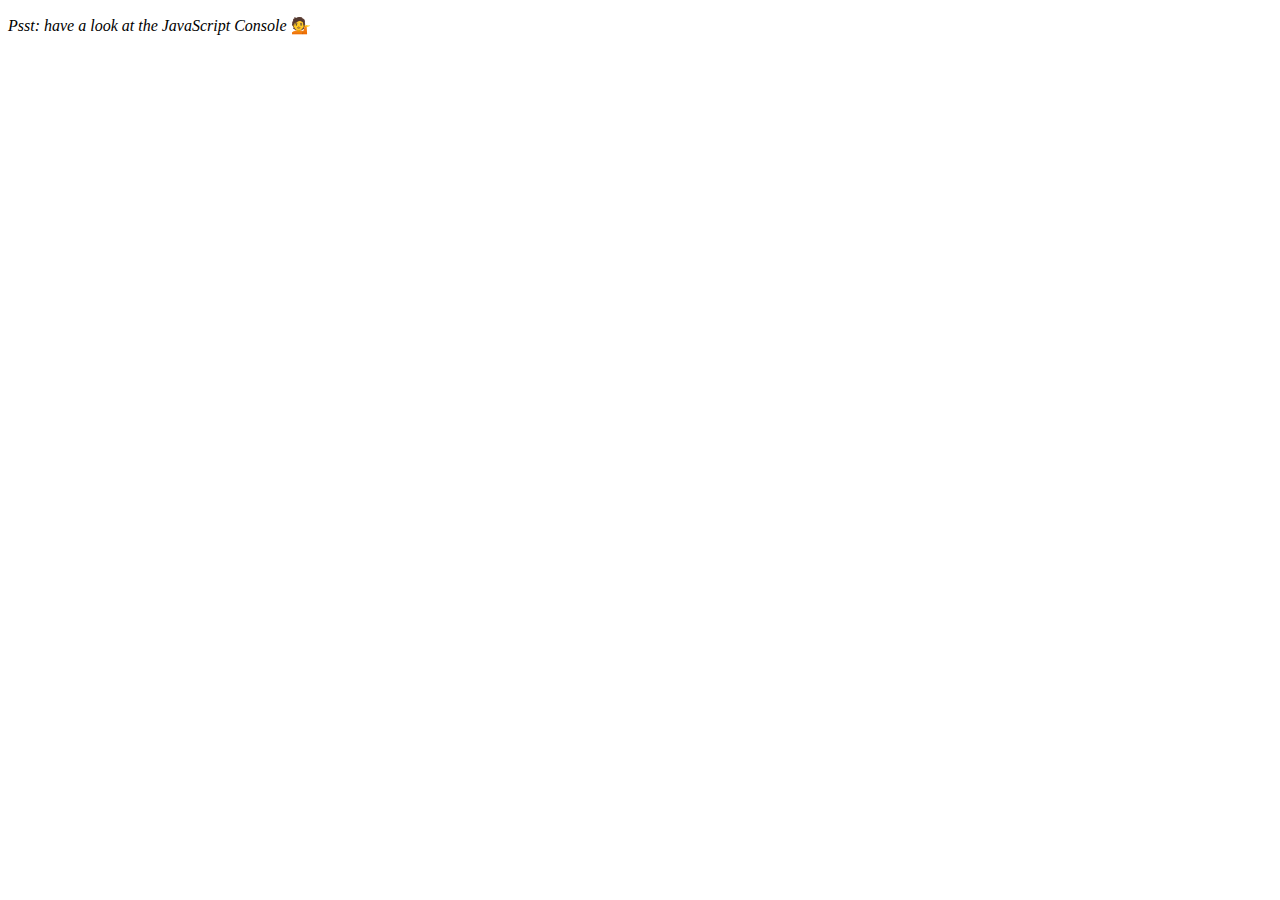
<file: array-cardio/index.html>
<!DOCTYPE html>
<html lang="en">
<head>
  <meta charset="UTF-8">
  <title>Array Cardio 💪</title>
</head>
<body>
  <p><em>Psst: have a look at the JavaScript Console</em> 💁</p>
  <script>
    // Get your shorts on - this is an array workout!
    // ## Array Cardio Day 1

    // Some data we can work with

    const inventors = [
      { first: 'Albert', last: 'Einstein', year: 1879, passed: 1955 },
      { first: 'Isaac', last: 'Newton', year: 1643, passed: 1727 },
      { first: 'Galileo', last: 'Galilei', year: 1564, passed: 1642 },
      { first: 'Marie', last: 'Curie', year: 1867, passed: 1934 },
      { first: 'Johannes', last: 'Kepler', year: 1571, passed: 1630 },
      { first: 'Nicolaus', last: 'Copernicus', year: 1473, passed: 1543 },
      { first: 'Max', last: 'Planck', year: 1858, passed: 1947 },
      { first: 'Katherine', last: 'Blodgett', year: 1898, passed: 1979 },
      { first: 'Ada', last: 'Lovelace', year: 1815, passed: 1852 },
      { first: 'Sarah E.', last: 'Goode', year: 1855, passed: 1905 },
      { first: 'Lise', last: 'Meitner', year: 1878, passed: 1968 },
      { first: 'Hanna', last: 'Hammarström', year: 1829, passed: 1909 }
    ];

    const flavours = ['Chocolate Chip', 'Kulfi', 'Caramel Praline', 'Chocolate', 'Burnt Caramel', 'Pistachio', 'Rose', 'Sweet Coconut', 'Lemon Cookie', 'Toffeeness', 'Toasted Almond', 'Black Raspberry Crunch', 'Chocolate Brownies', 'Pistachio Almond', 'Strawberry', 'Lavender Honey', 'Lychee', 'Peach', 'Black Walnut', 'Birthday Cake', 'Mexican Chocolate', 'Mocha Almond Fudge', 'Raspberry'];

    const people = ['Beck, Glenn', 'Becker, Carl', 'Beckett, Samuel', 'Beddoes, Mick', 'Beecher, Henry', 'Beethoven, Ludwig', 'Begin, Menachem', 'Belloc, Hilaire', 'Bellow, Saul', 'Benchley, Robert', 'Benenson, Peter', 'Ben-Gurion, David', 'Benjamin, Walter', 'Benn, Tony', 'Bennington, Chester', 'Benson, Leana', 'Bent, Silas', 'Bentsen, Lloyd', 'Berger, Ric', 'Bergman, Ingmar', 'Berio, Luciano', 'Berle, Milton', 'Berlin, Irving', 'Berne, Eric', 'Bernhard, Sandra', 'Berra, Yogi', 'Berry, Halle', 'Berry, Wendell', 'Bethea, Erin', 'Bevan, Aneurin', 'Bevel, Ken', 'Biden, Joseph', 'Bierce, Ambrose', 'Biko, Steve', 'Billings, Josh', 'Biondo, Frank', 'Birrell, Augustine', 'Black Elk', 'Blair, Robert', 'Blair, Tony', 'Blake, William'];

    // Array.prototype.filter()
    // 1. Filter the list of inventors for those who were born in the 1500's
    function oldestInventors(inventor) {
      return inventor.year >= 1500 && inventor.year < 1600;
    }

    const filterResult = inventors.filter(oldestInventors);

    console.table(filterResult);

    // Array.prototype.map()
    // 2. Give us an array of the inventors' first and last names
    function getFirstLast(inventor) {
      return `${inventor.first} ${inventor.last}`;
    }

    fullNameArray = inventors.map(getFirstLast);

    console.log(fullNameArray);

    // Array.prototype.sort()
    // 3. Sort the inventors by birthdate, oldest to youngest
    console.table(inventors.sort(inventors.year));

    // Array.prototype.reduce()
    // 4. How many years did all the inventors live?

    // 5. Sort the inventors by years lived

    // 6. create a list of Boulevards in Paris that contain 'de' anywhere in the name
    // https://en.wikipedia.org/wiki/Category:Boulevards_in_Paris


    // 7. sort Exercise
    // Sort the people alphabetically by last name

    // 8. Reduce Exercise
    // Sum up the instances of each of these
    const data = ['car', 'car', 'truck', 'truck', 'bike', 'walk', 'car', 'van', 'bike', 'walk', 'car', 'van', 'car', 'truck' ];

  </script>
</body>
</html>
</file>
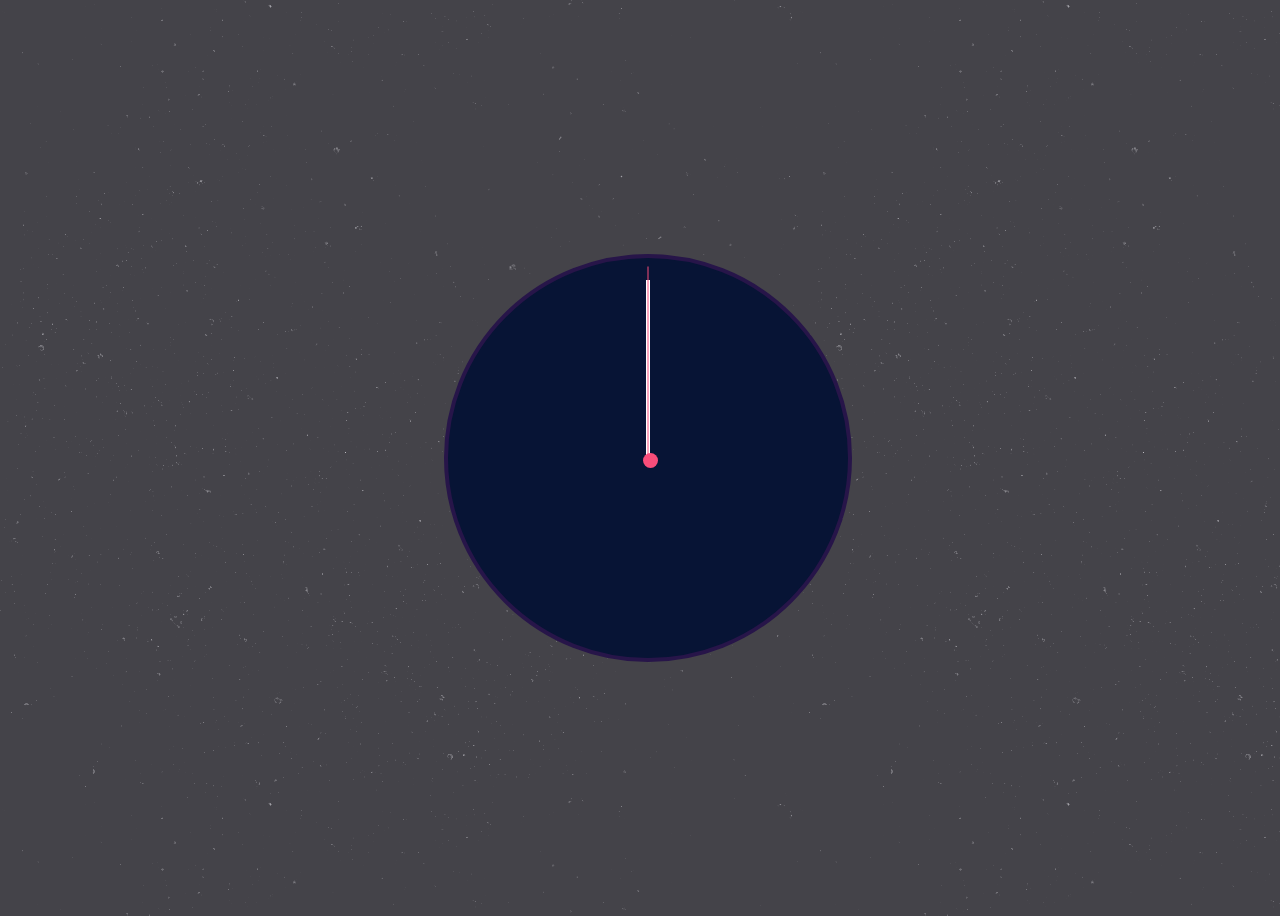
<file: clock/index.html>
<!DOCTYPE html>
<html lang="en">
<head>
  <meta charset="utf-8">
  <title>Clock</title>
  <link rel="shortcut icon" href="favicon.ico" type="image/x-icon">
  <link href="styles.css" rel="stylesheet">
</head>
<body>
  <div class="clock">
    <div class="clock-face">
      <div class="pin"></div>
      <div class="hand hour-hand"></div>
      <div class="hand minute-hand"></div>
      <div class="hand second-hand"></div>
    </div>
  </div>
</body>
<script src="main.js"></script>
</html>
</file>
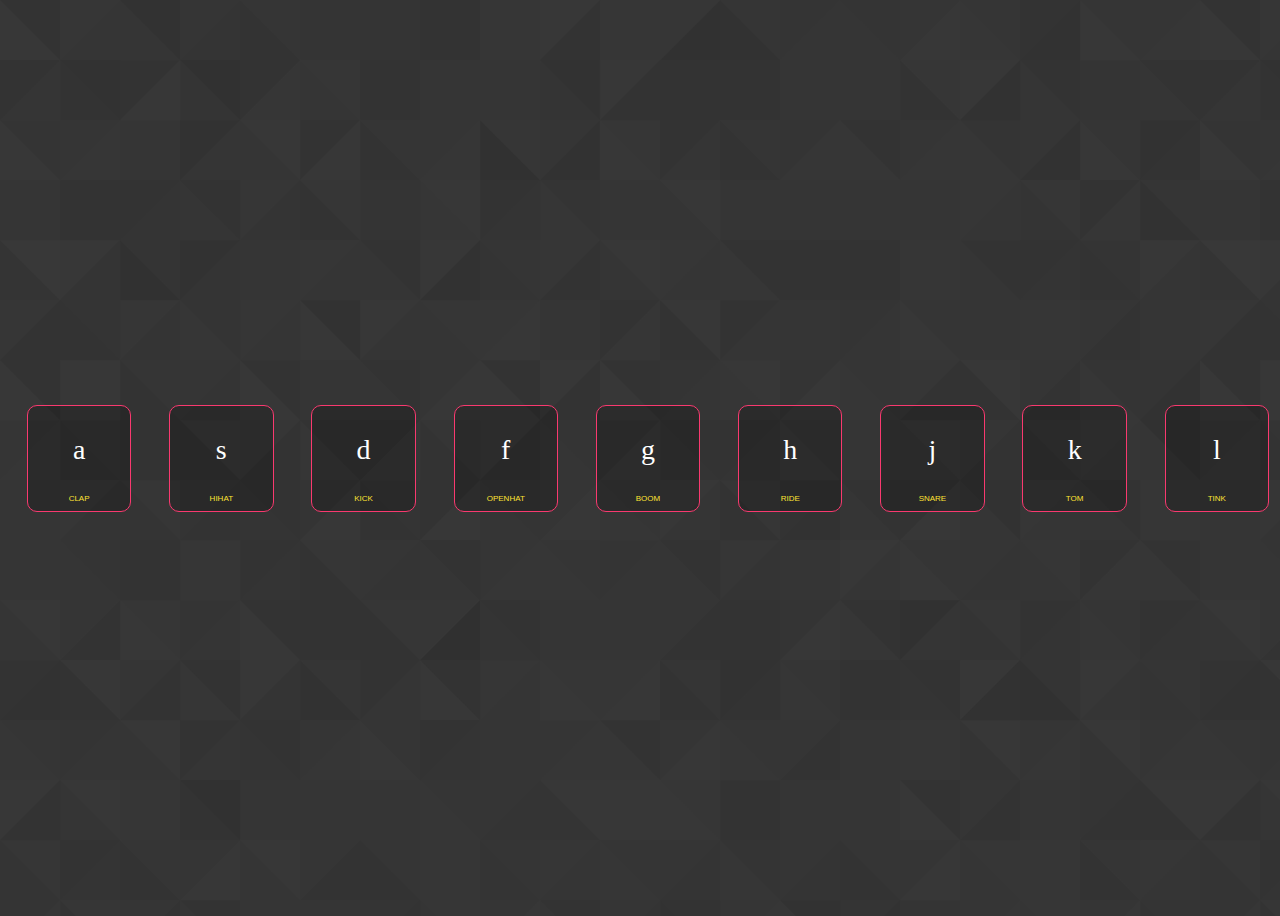
<file: drum-kit/index.html>
<!DOCTYPE html>
<html>

<head>
  <meta charset="utf-8">
  <title>Drum Kit</title>
  <link rel="shortcut icon" href="favicon.ico" type="image/x-icon">
  <link href="styles.css" rel="stylesheet">
</head>

<body>
  <div class="keys">
    <div class="key" data-key="65">
      <p class="key-letter">a</p>
      <p class="key-description">clap</p>
    </div>
    <div class="key" data-key="83">
      <p class="key-letter">s</p>
      <p class="key-description">hihat</p>
    </div>
    <div class="key" data-key="68">
      <p class="key-letter">d</p>
      <p class="key-description">kick</p>
    </div>
    <div class="key" data-key="70">
      <p class="key-letter">f</p>
      <p class="key-description">openhat</p>
    </div>
    <div class="key" data-key="71">
      <p class="key-letter">g</p>
      <p class="key-description">boom</p>
    </div>
    <div class="key" data-key="72">
      <p class="key-letter">h</p>
      <p class="key-description">ride</p>
    </div>
    <div class="key" data-key="74">
      <p class="key-letter">j</p>
      <p class="key-description">snare</p>
    </div>
    <div class="key" data-key="75">
      <p class="key-letter">k</p>
      <p class="key-description">tom</p>
    </div>
    <div class="key" data-key="76">
      <p class="key-letter">l</p>
      <p class="key-description">tink</p>
    </div>
  </div>

  <audio data-key="65" src="assets/sounds/clap.wav"></audio>
  <audio data-key="83" src="assets/sounds/hihat.wav"></audio>
  <audio data-key="68" src="assets/sounds/kick.wav"></audio>
  <audio data-key="70" src="assets/sounds/openhat.wav"></audio>
  <audio data-key="71" src="assets/sounds/boom.wav"></audio>
  <audio data-key="72" src="assets/sounds/ride.wav"></audio>
  <audio data-key="74" src="assets/sounds/snare.wav"></audio>
  <audio data-key="75" src="assets/sounds/tom.wav"></audio>
  <audio data-key="76" src="assets/sounds/tink.wav"></audio>
</body>
<script src="main.js"></script>

</html>
</file>
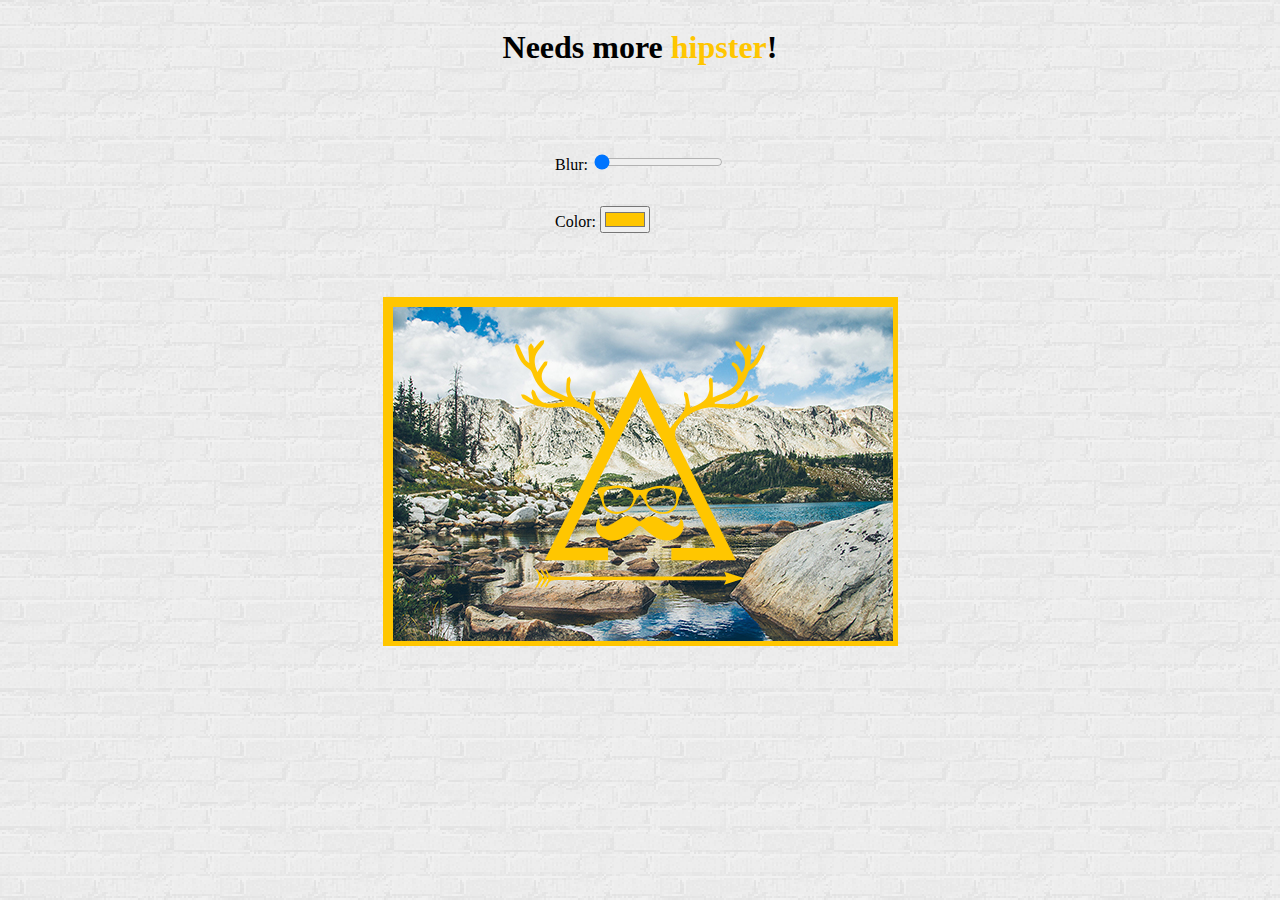
<file: variables/index.html>
<!DOCTYPE html>
<html lang="en">

<head>
  <meta charset="utf-8">
  <title>Variables</title>
  <link rel="shortcut icon" href="favicon.ico" type="image/x-icon">
  <link href="styles.css" rel="stylesheet">
</head>

<body>
  <h1 class="heading">Needs more <span class="highlight">hipster</span>!</h1>
  <div class="controls">
    <div class="control-blur">
      <label for="blur">Blur:</label>
      <input type="range" name="blur" min="0" max="20" value="0" data-sizing="px" />
    </div>
    <div class="control-color">
      <label for="base">Color:</label>
      <input type="color" name="color" value="#ffc600" />
    </div>
  </div>
  <div class="image-container">
    <img class="scenery" src="assets/scenery.jpg" />
    <div class="logo">
      <svg class="logo" xmlns="http://www.w3.org/2000/svg" viewBox="0 0 291.87 288.87" fill="#000000"><title>logo</title><path d="M257.8,256.89H182.58v-14.3h51.74L146.2,66.33l-88,175.92h50.48v14.59h-74c.89-1.95,1.56-3.54,2.33-5.08Q69.35,187,101.71,122.24c5.07-10.15,4.17-18.93-3.63-27.36-12.73-13.75-28.24-20-47.19-16.77-14.65,2.51-28.07-1-40.35-9.25A4.46,4.46,0,0,1,9,67.6c-.76-1.4-1.33-2.9-2-4.35,1.61.14,3.45-.17,4.79.51,3,1.54,5.85,3.57,9.82,6.08-1.13-3.57-2.14-5.82-2.48-8.18-.19-1.34.7-2.84,1.1-4.27,1.08.91,2.7,1.62,3.14,2.77,4.31,11.32,8.06,14,20.18,13.71a59.17,59.17,0,0,0,14.79-2.26c-4.16-1.86-8.25-3.9-12.49-5.54C32.67,60.95,24.5,51.32,20,38.12a10.07,10.07,0,0,0-3.73-4.82C7,27.21,2.68,18,0,7.82-.23,6.76.87,5.34,1.33,4.08c1.16.9,2.8,1.56,3.38,2.74C7.29,12,9.43,17.38,12,22.55c.82,1.65,2.49,2.88,4.72,3.88-.36-4.88-.76-9.75-1.06-14.63a11.11,11.11,0,0,1,.19-4.46c.57-1.49,1.88-2.7,2.88-4,.94,1.34,2,2.64,2.8,4,.29.49.17,1.23.31,2.57,2.95-3.33,5.36-6.37,8.14-9C30.83.08,32.68.27,34.09,0c-.25,1.43-.08,3.15-.83,4.25-1.95,2.87-4.45,5.36-6.45,8.2-5.65,8-4.35,16.27-.63,24.46C28.72,33,31,29.12,33.78,25.54c.66-.87,2.71-.68,4.12-1a20.75,20.75,0,0,1-.6,4c-.31.88-1.24,1.54-1.84,2.34-6.91,9.19-5.47,18.42,3.92,25a30.2,30.2,0,0,0,4.67,2.87c5.57,2.53,11.21,4.93,17.72,7.76-.84-3.1-1.94-5.37-2-7.66a85.78,85.78,0,0,1,.82-13.32c.17-1.21,2-2.19,3.06-3.27a20.48,20.48,0,0,1,1.49,4.17c.15,1.08-.46,2.26-.67,3.4A21,21,0,0,0,76.18,73c3.73,1.8,7.4,3.7,10.42,5.21,1-5.56,1.91-11.16,3.29-16.64.29-1.17,2.44-1.88,3.74-2.8.14,1.54.83,3.28.34,4.59-3.55,9.61-1.79,17.29,5.61,24.49A48.1,48.1,0,0,1,106,95.48c1.72,2.57,2.89,5.51,4.64,9l35.59-71.08,34.68,69.21c4.82-5.79,9.79-11.37,14.31-17.29,4.87-6.38,4.94-13.48,2.27-20.87-.48-1.34.14-3.08.25-4.63,1.38,1,3.65,1.84,4,3.15,1.34,5.21,2.07,10.57,3,15.7,13.18-5,20-8.52,22.07-19.82.65-3.63-.5-7.55-.51-11.34,0-1.41.91-2.82,1.4-4.23,1.08,1.06,3.06,2.08,3.11,3.19.29,6.65.15,13.31.15,20.43,8.72-4,19.06-6.41,26.25-14.58,4.66-5.3,3.84-13.7-1.46-20.74-1.34-1.78-4.58-3.53-1.7-6,.56-.49,4.26,1.58,5.57,3.22,2.14,2.68,3.5,6,5.13,8.91,5.52-7.21,5-17.78-1.65-26.67-1.49-2-3.49-3.61-4.85-5.67-.75-1.13-.65-2.81-.93-4.25,1.4.24,3.27,0,4.12.81,2.74,2.61,5.11,5.62,7.64,8.5.17-.11.53-.23.66-.47,1-1.84,2-3.71,2.93-5.56,1.05,2,3,3.92,3,5.91.13,5.72-.5,11.46-.88,18.11,6.17-5.07,8.83-11.14,11.13-17.58.76-2.12,3.5-5.63,4-5.41,3.71,1.57,1.28,4.52.57,6.76-3,9.43-7.52,17.77-16.59,22.85a5.73,5.73,0,0,0-2.11,3.15c-4.57,14.42-13.61,24.52-28,29.7-3.66,1.32-7.13,3.17-10.69,4.78l.15,1.4c7.17.21,14.38,1,21.51.48s10.55-6.07,12.94-12.31c.57-1.49,2.24-2.55,3.41-3.81.35,1.74,1.11,3.51.94,5.2-.19,1.92-1.21,3.76-2.45,7.31,4.07-2.53,6.9-4.53,10-6.07,1.36-.68,3.19-.43,4.81-.61-.61,1.46-.81,3.47-1.9,4.3C270,77.93,256,81.7,240.57,79.11,221.82,76,206.42,82,193.69,95.46c-8,8.52-8.75,15.33-3.56,25.7q32.59,65.2,65.18,130.4C256.1,253.15,256.82,254.78,257.8,256.89Z"/><path d="M97.72,207.2c1.47,10.62,5.89,12.8,14.67,7.67,2.44-1.42,4.76-3.06,7.13-4.6,10.43-6.74,14.58-6.53,26.07,1.46,1.5-1,3.07-2.18,4.71-3.22,5.87-3.72,11.86-4.09,17.87-.4,3.4,2.09,6.68,4.39,10.1,6.45,9.13,5.5,13.42,3.58,15.25-6.71,5.49,4.9,3.79,16.44-2.49,21.1a24.56,24.56,0,0,1-28.51.21,116.61,116.61,0,0,1-13.25-10.59c-2.9-2.7-4.75-2.37-7.49.13A120,120,0,0,1,128.92,229c-8.21,5.64-17,6.43-25.94,1.71S91.79,216.6,97.72,207.2Z"/><path d="M29.47,288l4.5-8.46-1.49-1-7,10.31-1.63-.54c5.45-6.9,5.5-13.8,0-20.7l1.66-.56,7.09,10.29,1.43-1-4.46-8.47,1.06-.77,7.26,10.21,1.41-.87-4.42-8.68,1.14-.68c.88,1.2,2.06,2.29,2.57,3.63,1.7,4.46,4.89,5.28,9.36,5.27q96-.21,192-.09h6.49L244,270.35l24.09,7.57-24.16,7.63,2.64-5.49h-6.79q-95.24,0-190.48-.09c-5.28,0-9.5.49-11.36,6.23-.32,1-1.43,1.73-3.15,1.92l4.4-8.5-1.32-1L30.6,288.87Z"/><path d="M121,169.35c4.36,1,10.66,1.91,16.46,4.1,6.83,2.58,12.81,1.32,19.27-1.09,12-4.48,24.36-2.37,36.49-.22,3.45.61,2.15,3.64,1,6s-2.79,4.84-3.26,7.43c-2.06,11.32-6.37,16.12-15.79,16.89-11.45.94-20.92-4.83-24-14.61a1.73,1.73,0,0,0-.13-.48q-2.61-3.62-5.23-7.22c-1.73,2.42-4.14,4.6-5.07,7.29-4.18,12.15-19.47,18.89-31.07,13.34-5.37-2.57-7.16-7.41-8.54-12.77a46.54,46.54,0,0,0-4.23-10.13c-1.36-2.55-.66-5.54,2.26-6C105.74,170.94,112.37,170.33,121,169.35Zm-.5,3.16-.08-.36a109,109,0,0,0-11.19,2.11,8.2,8.2,0,0,0-4.56,3.47c-2.35,4.29-1.38,15.41,4,19.16,8.07,5.59,20.41,4.11,26.31-3.8,6.84-9.17,3.16-18.44-8.06-20.16C124.84,172.6,122.66,172.63,120.5,172.5Zm49.19-.07a67,67,0,0,0-8.59,1.38c-6,1.66-8.24,5.46-7.45,11.62,1,7.8,6,11.83,12.95,14.2,7.09,2.42,13.37.66,18.17-4.67,4-4.5,4.21-10.35,2.66-16-1.37-5.06-6.09-5.06-10-6C175.32,172.5,173.1,172.64,169.69,172.43Z"/></svg>
    </div>
  </div>
</body>
<script src="main.js"></script>

</html>
</file>
<file: clock/styles.css>
body {
  background-image: url('assets/background.png');
  background-repeat: repeat;
}

.clock {
  width: 100vw;
  height: 100vh;
  display: flex;
  justify-content: center;
  align-items: center;
}

.clock-face {
  position: relative;
  border: 4px solid #271549;
  background-color: #071435;
  width: 400px;
  height: 400px;
  border-radius: 50%;
}

.pin {
  z-index: 10;
  width: 15px;
  height: 15px;
  border-radius: 50%;
  background-color: #f84d7a;
  position: absolute;
  top: 195px;
  left: 195px;
}

.hand {
  position: absolute;
  top: 50%;
  width: 50%;
  height: 4px;
  background-color: #fff;
  transform-origin: 100%;
  transform: rotate(90deg);
}

.hand.second-hand {
  height: 1px;
  width: 48%;
  left: 2%;
  background-color: #f84d7a;
}

.hand.hour-hand {
  width: 35%;
  left: 15%;
}

.hand.minute-hand {
  width: 45%;
  left: 5%;
}

.transition {
  transition: all 0.05s;
  transition-timing-function: cubic-bezier(0, 3.1, 0.28, 0.6);
}
</file>
<file: drum-kit/styles.css>
body {
  background-image: url('assets/background.png');
  background-repeat: repeat;
}

.keys {
  width: 100vw;
  height: 100vh;
  display: flex;
  justify-content: space-around;
  align-items: center;
}

.key {
  width: 8%;
  border: 1px solid #f9396f;
  border-radius: 10px;
  background-color: rgba(0, 0, 0, 0.20);
  transition: all 0.07s;
}

.key-letter {
  font-size: 1.75rem;
  color: #fff;
  text-align: center;
}

.key-description {
  font-size: 0.5rem;
  color: #fee233;
  text-align: center;
  text-transform: uppercase;
  font-family: helvetica;
}

.playing {
  background-color: #f9396f;
  background-color: rgba(249, 57, 111, 1.00);
  transform: scale(0.9);
}
</file>
<file: variables/styles.css>
:root {
  --color: #ffc600;
  --blur: 0px;
}

body {
  background-image: url('assets/background.png');
  background-repeat: repeat;
  display: flex;
  flex-direction: column;
  justify-content: center;
  align-items: center;
  font-family: 'helvetica neue'
}

.highlight {
  color: var(--color);
}

.controls {
  margin-top: 4rem;
  margin-bottom: 4rem;
}

.control-blur {
  margin-bottom: 2rem;
}

.image-container {
  position: relative;
  margin: auto;
  width: 495px;
  height: 329px;
  border: 10px solid var(--color);
}

.logo {
  position: absolute;
  z-index: 2;
  margin-top: 1rem;
  height: 250px;
  width: 250px;
  left: 50%;
  transform: translateX(-125px);
}

.logo svg {
  fill: var(--color);
}

.scenery {
  z-index: 1;
  position: absolute;
  top: 0;
  left: 0;
  width: 500px;
  height: 334px;
  filter: blur(var(--blur));
}
</file>
